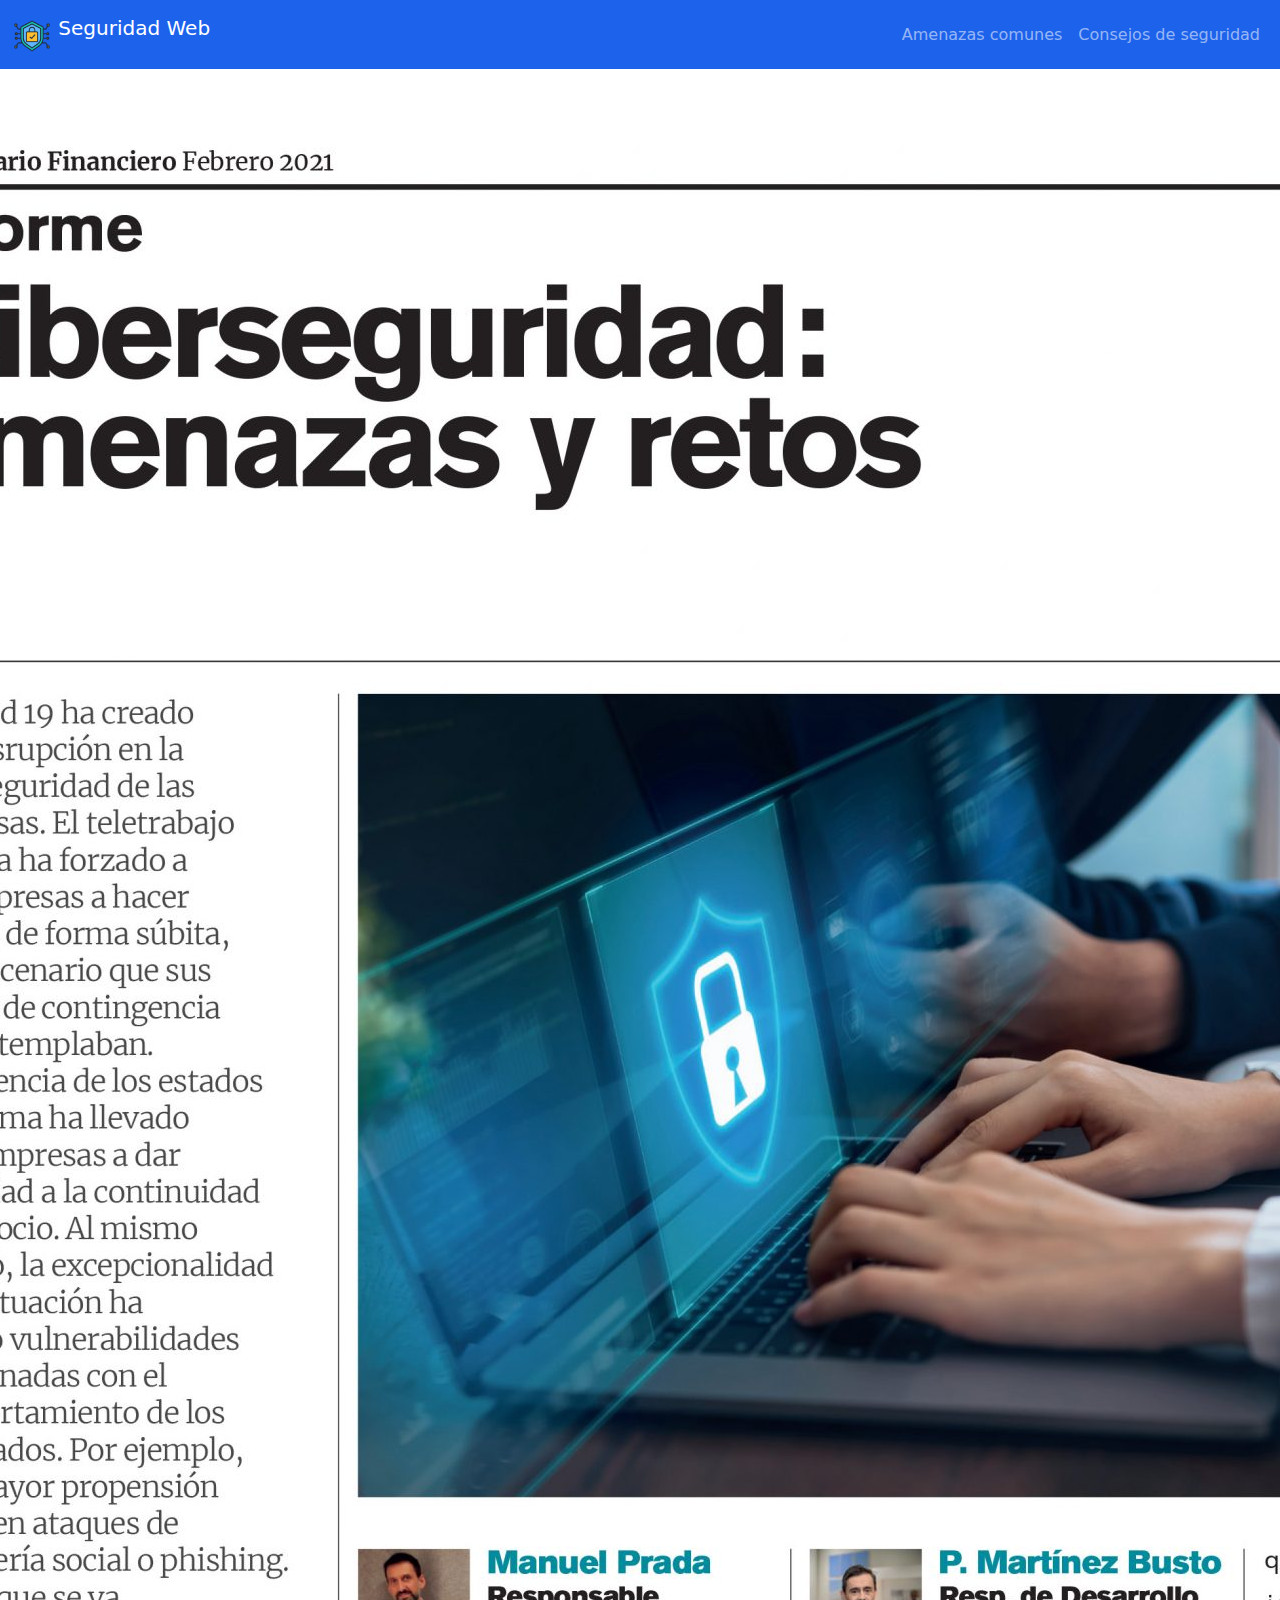
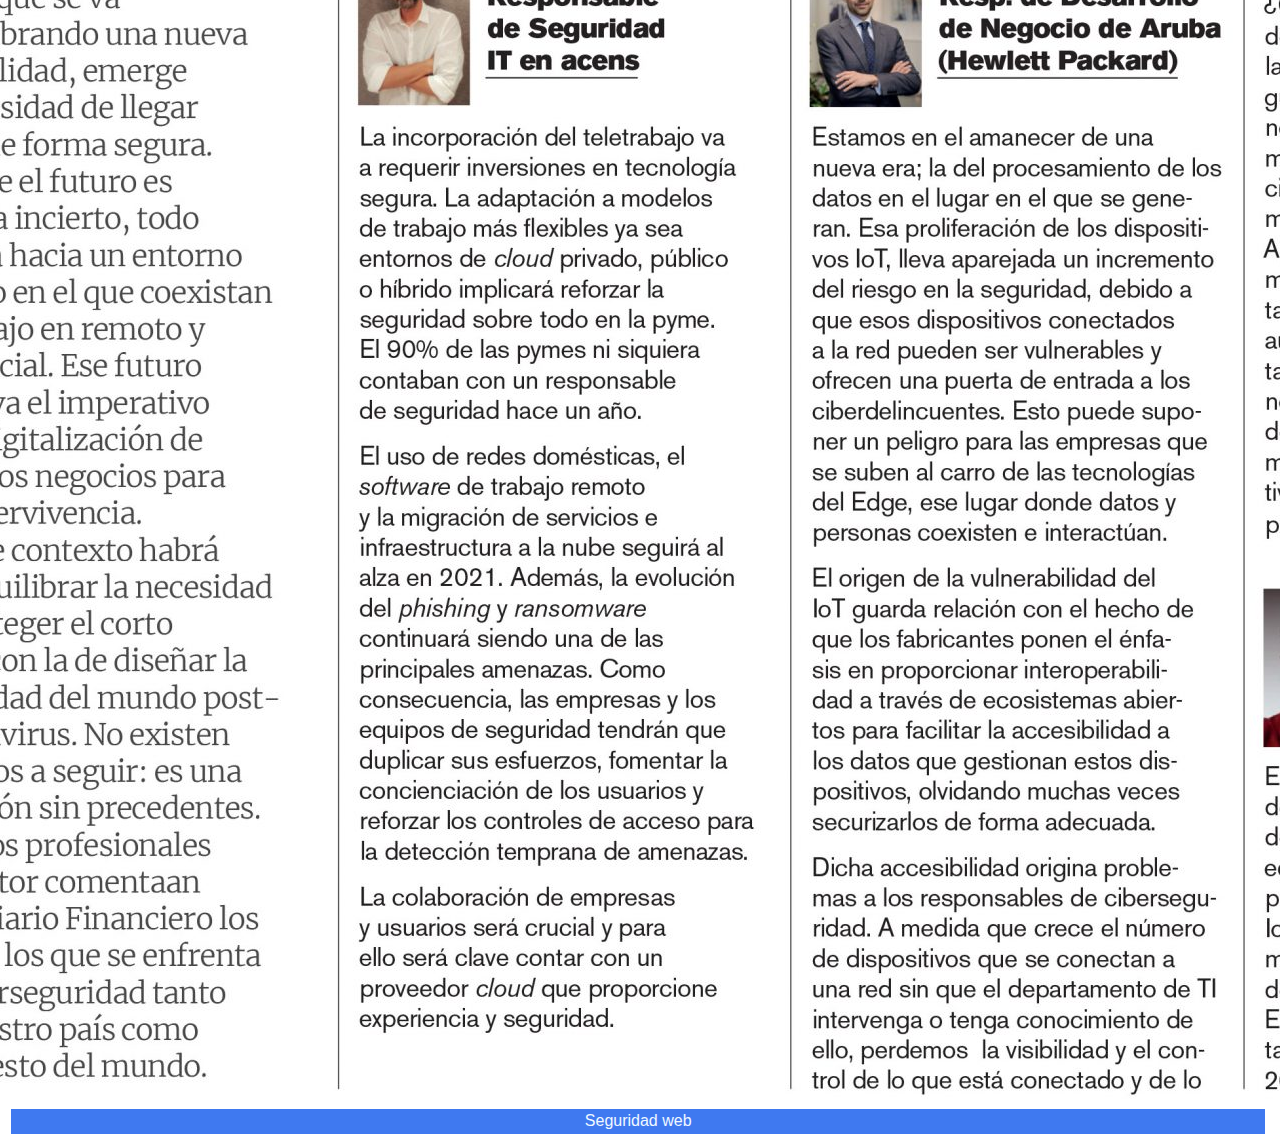
<file: index.html>
<!DOCTYPE html>
<html lang="es">
<head>
  <meta charset="UTF-8" />
  <meta name="viewport" content="width=device-width, initial-scale=1" />
  <title>Ciberseguridad Mejorada</title>
  <link rel="stylesheet" href="styles.css" />
  <link rel="stylesheet" href="https://cdn.jsdelivr.net/npm/bootstrap@5.3.3/dist/css/bootstrap.min.css">
  <meta name="description" content="Aprende sobre ciberseguridad y cómo protegerte en línea." />
  <meta name="keywords" content="ciberseguridad, seguridad web, protección en línea, consejos de seguridad, amenazas comunes" />
</head>
<body>
  <header>
    <nav class="navbar navbar-expand-lg navbar-dark" style="background-color: #1c62eb;">
      <div class="container-fluid">
        <a class="navbar-brand" href="./index.html">
          <img src="./imagenes/logo.png" alt="Logo" width="40" height="40" class="d-inline-block align-text-top">
          Seguridad Web
        </a>
        <button class="navbar-toggler" type="button" data-bs-toggle="collapse" data-bs-target="#menuNav"
          aria-controls="menuNav" aria-expanded="false" aria-label="Menú">
          <span class="navbar-toggler-icon"></span>
        </button>
        <div class="collapse navbar-collapse" id="menuNav">
          <ul class="navbar-nav ms-auto mb-2 mb-lg-0">
            <li class="nav-item">
              <a class="nav-link" href="./paginas/Amenazas comunes.html">Amenazas comunes</a>
            </li>
            <li class="nav-item">
              <a class="nav-link" href="./paginas/Consejos de seguridad.html">Consejos de seguridad</a>
            </li>
          </ul>
        </div>
      </div>
    </nav>
  </header>

  <main class="main1">
    <section class="section1">
      <h1 class="titulo1">Protege tu Mundo Digital: Ciberseguridad para Todos</h1>
      <p class="parrafo1">
        En la era de la información, la ciberseguridad es más que una simple herramienta tecnológica; 
        es un escudo esencial para tu vida digital. Nuestro sitio web te introduce a este campo crucial, 
        ofreciéndote las bases para entender y defenderte de las amenazas en línea. 
        Aquí descubrirás cómo salvaguardar tu privacidad, 
        proteger tus datos personales y navegar por internet con confianza.
      </p>
    </section>

    <div class="imagenmain">
      <img src="./imagenes/portada.jpg" alt="Diario informando sobre la seguridad web" />
    </div>
  </main>

  <footer class="footerf">
    <a href="./index.html" class="letrafooter1">Seguridad web</a>
  </footer>
  <script src="https://cdn.jsdelivr.net/npm/bootstrap@5.3.3/dist/js/bootstrap.bundle.min.js"></script>
  <script src="script.js"></script>
</body>
</html>
</file>
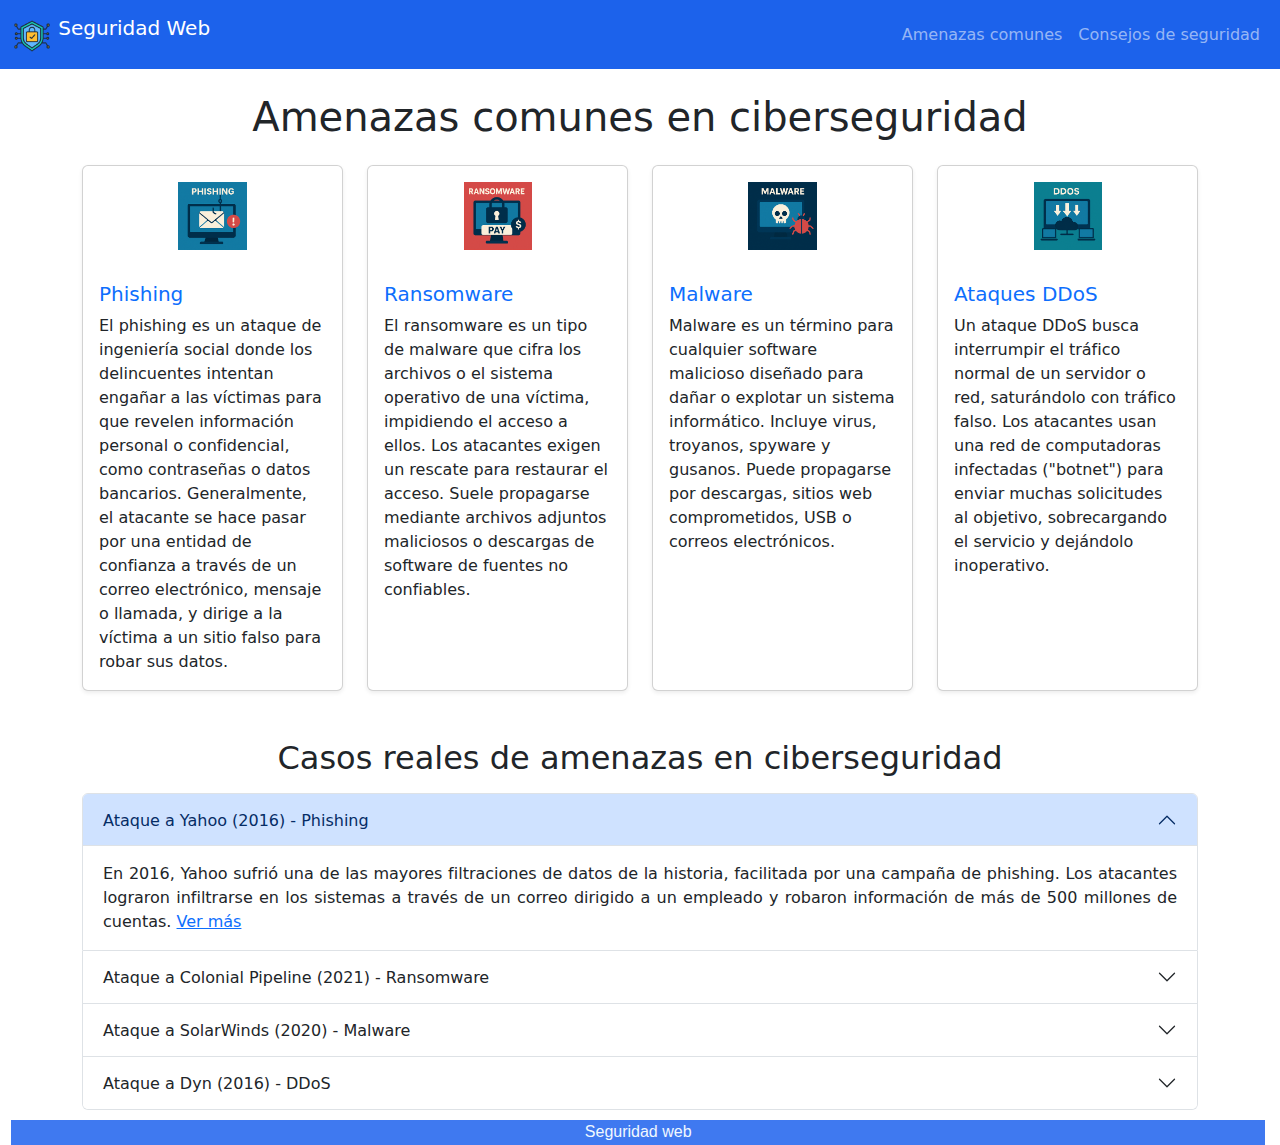
<file: paginas/Amenazas comunes.html>
<!DOCTYPE html>
<html lang="es">
  <head>
    <meta charset="UTF-8">
    <meta name="viewport" content="width=device-width, initial-scale=1.0">
    <title>Amenazas comunes</title>
    <link rel="stylesheet" href="../styles.css">
    <link rel="stylesheet" href="https://cdn.jsdelivr.net/npm/bootstrap@5.3.3/dist/css/bootstrap.min.css">
    <meta name="description" content="Principales amenazas de ciberseguridad y ejemplos reales.">
    <meta name="keywords" content="ciberseguridad, amenazas, phishing, ransomware, malware, ddos">
  </head>
  <body>
    <header>
      <nav class="navbar navbar-expand-lg navbar-dark" style="background-color: #1c62eb;">
        <div class="container-fluid">
          <a class="navbar-brand" href="../index.html">
            <img src="../imagenes/logo.png" alt="Logo" width="40" height="40" class="d-inline-block align-text-top">
            Seguridad Web
          </a>
          <button class="navbar-toggler" type="button" data-bs-toggle="collapse" data-bs-target="#menuNav"
            aria-controls="menuNav" aria-expanded="false" aria-label="Menú">
            <span class="navbar-toggler-icon"></span>
          </button>
          <div class="collapse navbar-collapse" id="menuNav">
            <ul class="navbar-nav ms-auto mb-2 mb-lg-0">
              <li class="nav-item">
                <a class="nav-link" href="#">Amenazas comunes</a>
              </li>
              <li class="nav-item">
                <a class="nav-link" href="./Consejos de seguridad.html">Consejos de seguridad</a>
              </li>
            </ul>
          </div>
        </div>
      </nav>
    </header>

    <main class="main-amenazas">
      <section class="contenedor-tarjetas-amenazas">
        <h1 class="titulo1 text-center my-4">Amenazas comunes en ciberseguridad</h1>
        <div class="container my-4">
          <div class="row justify-content-center">
            <div class="col-12 col-sm-6 col-lg-3 mb-4">
              <div class="card h-100 shadow-sm">
                <img src="../imagenes/Pishing.png" class="card-img-top p-3" alt="Imagen de phishing" style="height:100px;object-fit:contain;">
                <div class="card-body">
                  <h5 class="card-title text-primary">Phishing</h5>
                  <p class="card-text">El phishing es un ataque de ingeniería social donde los delincuentes intentan engañar a las víctimas para que revelen información personal o confidencial, como contraseñas o datos bancarios. Generalmente, el atacante se hace pasar por una entidad de confianza a través de un correo electrónico, mensaje o llamada, y dirige a la víctima a un sitio falso para robar sus datos.</p>
                </div>
              </div>
            </div>
            <div class="col-12 col-sm-6 col-lg-3 mb-4">
              <div class="card h-100 shadow-sm">
                <img src="../imagenes/Ransomware.png" class="card-img-top p-3" alt="Imagen de ransomware" style="height:100px;object-fit:contain;">
                <div class="card-body">
                  <h5 class="card-title text-primary">Ransomware</h5>
                  <p class="card-text">El ransomware es un tipo de malware que cifra los archivos o el sistema operativo de una víctima, impidiendo el acceso a ellos. Los atacantes exigen un rescate para restaurar el acceso. Suele propagarse mediante archivos adjuntos maliciosos o descargas de software de fuentes no confiables.</p>
                </div>
              </div>
            </div>
            <div class="col-12 col-sm-6 col-lg-3 mb-4">
              <div class="card h-100 shadow-sm">
                <img src="../imagenes/Malware.png" class="card-img-top p-3" alt="Imagen de malware" style="height:100px;object-fit:contain;">
                <div class="card-body">
                  <h5 class="card-title text-primary">Malware</h5>
                  <p class="card-text">Malware es un término para cualquier software malicioso diseñado para dañar o explotar un sistema informático. Incluye virus, troyanos, spyware y gusanos. Puede propagarse por descargas, sitios web comprometidos, USB o correos electrónicos.</p>
                </div>
              </div>
            </div>
            <div class="col-12 col-sm-6 col-lg-3 mb-4">
              <div class="card h-100 shadow-sm">
                <img src="../imagenes/DDOS.png" class="card-img-top p-3" alt="Imagen de ataque DDoS" style="height:100px;object-fit:contain;">
                <div class="card-body">
                  <h5 class="card-title text-primary">Ataques DDoS</h5>
                  <p class="card-text">Un ataque DDoS busca interrumpir el tráfico normal de un servidor o red, saturándolo con tráfico falso. Los atacantes usan una red de computadoras infectadas ("botnet") para enviar muchas solicitudes al objetivo, sobrecargando el servicio y dejándolo inoperativo.</p>
                </div>
              </div>
            </div>
          </div>
        </div>
      </section>

      <section class="casos-reales-amenazas container">
        <h2 class="titulo2 text-center mb-3">Casos reales de amenazas en ciberseguridad</h2>
        <div class="accordion" id="accordionCasosAmenazas">
          <div class="accordion-item">
            <h2 class="accordion-header" id="headingYahoo">
              <button class="accordion-button" type="button" data-bs-toggle="collapse" data-bs-target="#collapseYahoo" aria-expanded="true" aria-controls="collapseYahoo">
                Ataque a Yahoo (2016) - Phishing
              </button>
            </h2>
            <div id="collapseYahoo" class="accordion-collapse collapse show" aria-labelledby="headingYahoo" data-bs-parent="#accordionCasosAmenazas">
              <div class="accordion-body">
                En 2016, Yahoo sufrió una de las mayores filtraciones de datos de la historia, facilitada por una campaña de phishing. Los atacantes lograron infiltrarse en los sistemas a través de un correo dirigido a un empleado y robaron información de más de 500 millones de cuentas.
                <a href="https://acortar.link/pRVF8F" target="_blank">Ver más</a>
              </div>
            </div>
          </div>
          <div class="accordion-item">
            <h2 class="accordion-header" id="headingColonial">
              <button class="accordion-button collapsed" type="button" data-bs-toggle="collapse" data-bs-target="#collapseColonial" aria-expanded="false" aria-controls="collapseColonial">
                Ataque a Colonial Pipeline (2021) - Ransomware
              </button>
            </h2>
            <div id="collapseColonial" class="accordion-collapse collapse" aria-labelledby="headingColonial" data-bs-parent="#accordionCasosAmenazas">
              <div class="accordion-body">
                WannaCry fue un ataque de ransomware que afectó a más de 200,000 computadoras en 150 países. El malware se propagó explotando una vulnerabilidad en Windows y exigía un rescate en bitcoins.
                <a href="https://acortar.link/YtDB3A" target="_blank">Ver más</a>
              </div>
            </div>
          </div>
          <div class="accordion-item">
            <h2 class="accordion-header" id="headingSolarWinds">
              <button class="accordion-button collapsed" type="button" data-bs-toggle="collapse" data-bs-target="#collapseSolarWinds" aria-expanded="false" aria-controls="collapseSolarWinds">
                Ataque a SolarWinds (2020) - Malware
              </button>
            </h2>
            <div id="collapseSolarWinds" class="accordion-collapse collapse" aria-labelledby="headingSolarWinds" data-bs-parent="#accordionCasosAmenazas">
              <div class="accordion-body">
                Stuxnet es un ejemplo de malware usado como ciberarma, diseñado para atacar sistemas industriales. Se infiltró en la infraestructura nuclear de Irán y causó daños físicos significativos.
                <a href="https://acortar.link/2tfJ3E" target="_blank">Ver más</a>
              </div>
            </div>
          </div>
          <div class="accordion-item">
            <h2 class="accordion-header" id="headingDyn">
              <button class="accordion-button collapsed" type="button" data-bs-toggle="collapse" data-bs-target="#collapseDyn" aria-expanded="false" aria-controls="collapseDyn">
                Ataque a Dyn (2016) - DDoS
              </button>
            </h2>
            <div id="collapseDyn" class="accordion-collapse collapse" aria-labelledby="headingDyn" data-bs-parent="#accordionCasosAmenazas">
              <div class="accordion-body">
                En 2016, los servicios de Dyn fueron objeto de un ataque DDoS masivo que interrumpió el acceso a sitios como Twitter y Netflix. Los atacantes usaron una botnet de dispositivos IoT infectados.
                <a href="https://acortar.link/k7B4XS" target="_blank">Ver más</a>
              </div>
            </div>
          </div>
        </div>
      </section>
    </main>

    <footer class="footerf">
      <a href="../index.html" class="letrafooter1">Seguridad web</a>
    </footer>
    <script src="../script.js"></script>
    <script src="https://cdn.jsdelivr.net/npm/bootstrap@5.3.3/dist/js/bootstrap.bundle.min.js"></script>
  </body>
</html>
</file>
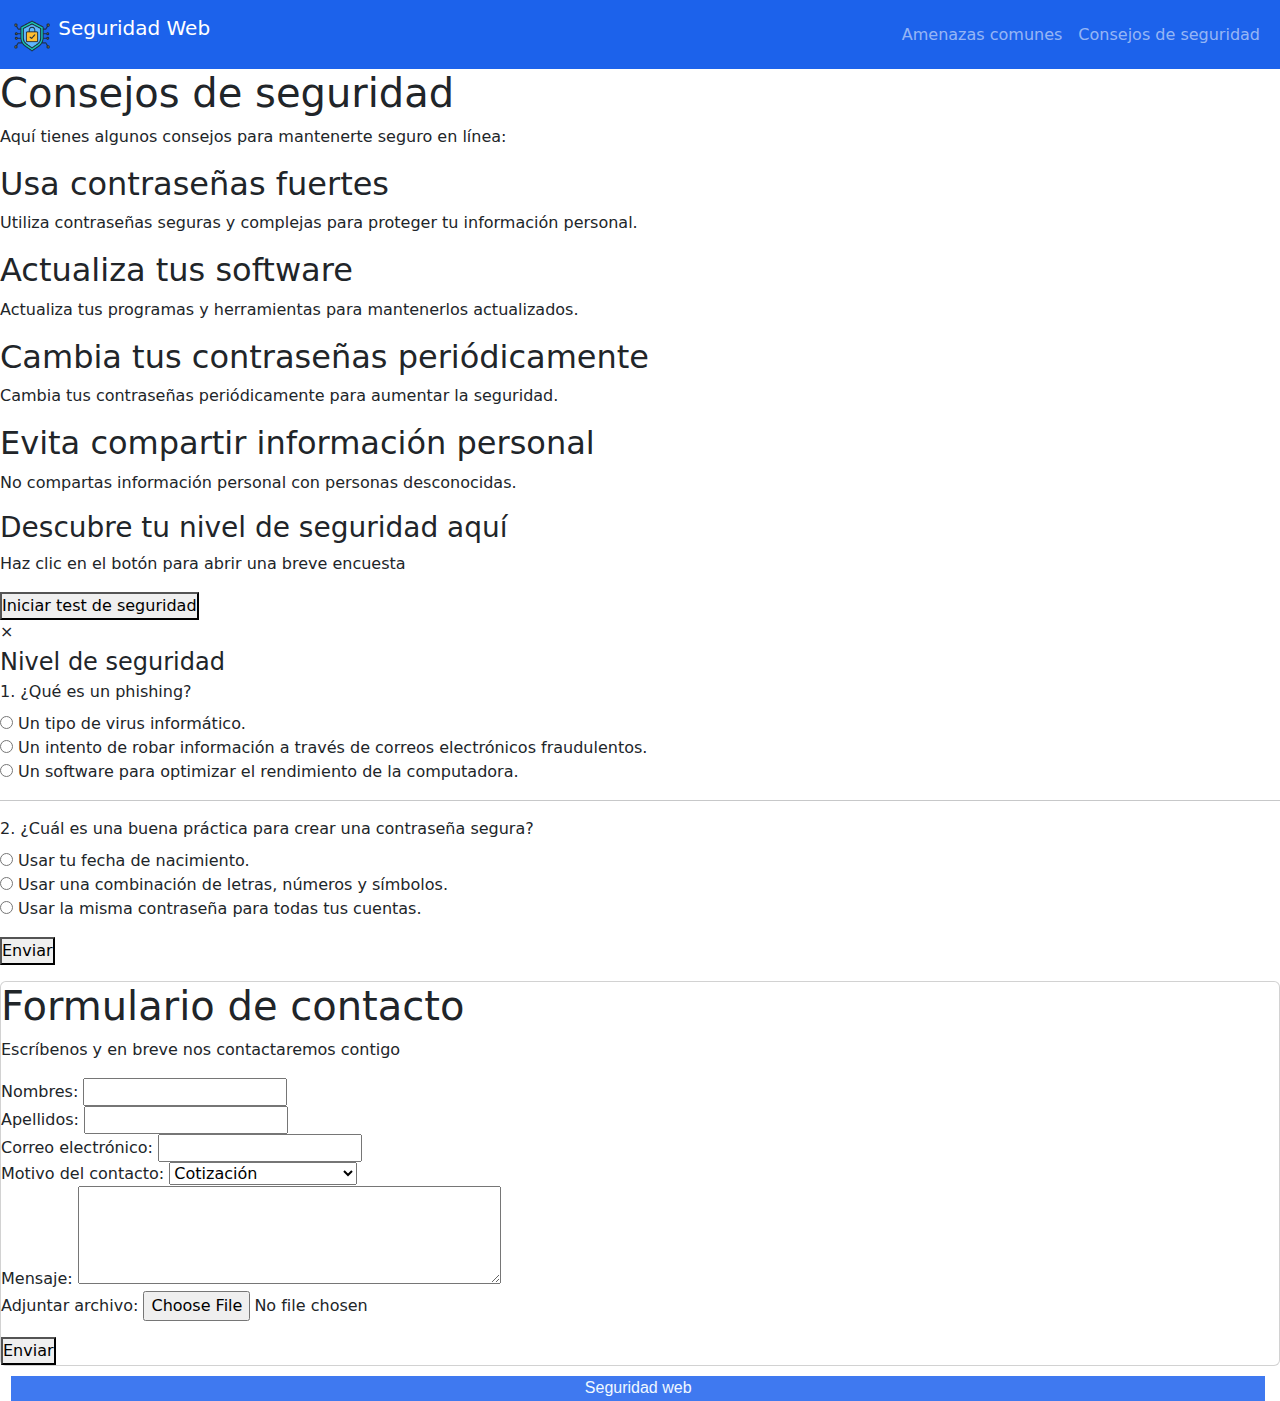
<file: paginas/Consejos de seguridad.html>
<!DOCTYPE html>
<html lang="es">
<head>
  <meta charset="UTF-8" />
  <meta name="viewport" content="width=device-width, initial-scale=1" />
  <title>Consejos de seguridad</title>
  <link rel="stylesheet" href="../styles.css" />
  <link rel="stylesheet" href="https://cdn.jsdelivr.net/npm/bootstrap@5.3.3/dist/css/bootstrap.min.css">
  <meta name="description" content="Consejos y mejores prácticas para protegerte en línea." />
  <meta name="keywords" content="ciberseguridad, consejos, seguridad, internet, protección" />
</head>
<body>
  <header>
    <nav class="navbar navbar-expand-lg navbar-dark" style="background-color: #1c62eb;">
      <div class="container-fluid">
        <a class="navbar-brand" href="../index.html">
          <img src="../imagenes/logo.png" alt="Logo" width="40" height="40" class="d-inline-block align-text-top">
          Seguridad Web
        </a>
        <button class="navbar-toggler" type="button" data-bs-toggle="collapse" data-bs-target="#menuNav"
          aria-controls="menuNav" aria-expanded="false" aria-label="Menú">
          <span class="navbar-toggler-icon"></span>
        </button>
        <div class="collapse navbar-collapse" id="menuNav">
          <ul class="navbar-nav ms-auto mb-2 mb-lg-0">
            <li class="nav-item">
              <a class="nav-link" href="./Amenazas comunes.html">Amenazas comunes</a>
            </li>
            <li class="nav-item">
              <a class="nav-link" href="#">Consejos de seguridad</a>
            </li>
          </ul>
        </div>
      </div>
    </nav>
  </header>

  <main class="main-consejosdeseguridad">
    <section class="contenedor-consejosdeseguridad">
      <h1 class="titulo1">Consejos de seguridad</h1>
      <p class="parrafo1">Aquí tienes algunos consejos para mantenerte seguro en línea:</p>
      <div class="tarjetas-consejos row">
        <div class="card-consejo">
          <h2>Usa contraseñas fuertes</h2>
          <p>Utiliza contraseñas seguras y complejas para proteger tu información personal.</p>
        </div>
        <div class="card-consejo">
          <h2>Actualiza tus software</h2>
          <p>Actualiza tus programas y herramientas para mantenerlos actualizados.</p>
        </div>
        <div class="card-consejo">
          <h2>Cambia tus contraseñas periódicamente</h2>
          <p>Cambia tus contraseñas periódicamente para aumentar la seguridad.</p>
        </div>
        <div class="card-consejo">
          <h2>Evita compartir información personal</h2>
          <p>No compartas información personal con personas desconocidas.</p>
        </div>
      </div>
    </section>

    <section class="test-seguridad">
      <h3>Descubre tu nivel de seguridad aquí</h3>
      <p>Haz clic en el botón para abrir una breve encuesta</p>
      <button type="button" class="btn-principal" id="abrirModal">Iniciar test de seguridad</button>
    </section>

    <!-- Modal personalizado -->
    <div class="modal-custom" id="myModal">
      <div class="modal-content-custom">
        <span class="close-modal" id="cerrarModal">&times;</span>
        <h4 class="modal-title">Nivel de seguridad</h4>
        <form id="securityForm">
          <div class="mb-3">
            <label for="q1" class="form-label">1. ¿Qué es un phishing?</label>
            <div>
              <input type="radio" name="q1" id="q1a" value="a">
              <label for="q1a">Un tipo de virus informático.</label>
            </div>
            <div>
              <input type="radio" name="q1" id="q1b" value="b">
              <label for="q1b">Un intento de robar información a través de correos electrónicos fraudulentos.</label>
            </div>
            <div>
              <input type="radio" name="q1" id="q1c" value="c">
              <label for="q1c">Un software para optimizar el rendimiento de la computadora.</label>
            </div>
          </div>
          <hr>
          <div class="mb-3">
            <label for="q2" class="form-label">2. ¿Cuál es una buena práctica para crear una contraseña segura?</label>
            <div>
              <input type="radio" name="q2" id="q2a" value="a">
              <label for="q2a">Usar tu fecha de nacimiento.</label>
            </div>
            <div>
              <input type="radio" name="q2" id="q2b" value="b">
              <label for="q2b">Usar una combinación de letras, números y símbolos.</label>
            </div>
            <div>
              <input type="radio" name="q2" id="q2c" value="c">
              <label for="q2c">Usar la misma contraseña para todas tus cuentas.</label>
            </div>
          </div>
          <button type="button" class="btn-principal" id="enviarTest">Enviar</button>
        </form>
        <div id="feedback" class="mt-3"></div>
      </div>
    </div>

    <section class="card Formulario-de-contacto">
      <h1>Formulario de contacto</h1>
      <p>Escríbenos y en breve nos contactaremos contigo</p>
      <form id="contactForm" autocomplete="off">
        <div>
          <label for="nombre">Nombres:</label>
          <input type="text" id="nombre" name="nombre" required />
        </div>
        <div>
          <label for="apellidos">Apellidos:</label>
          <input type="text" id="apellidos" name="apellidos" required />
        </div>
        <div>
          <label for="correoelectronico">Correo electrónico:</label>
          <input type="email" id="correoelectronico" name="correoelectronico" required />
        </div>
        <div>
          <label for="motivoContacto">Motivo del contacto:</label>
          <select id="motivoContacto" name="motivoContacto">
            <option value="Cotización">Cotización</option>
            <option value="Trabaja con nosotros">Trabaja con nosotros</option>
            <option value="Otros">Otros</option>
          </select>
        </div>
        <div>
          <label for="mensaje">Mensaje:</label>
          <textarea id="mensaje" name="mensaje" rows="4" cols="50" required></textarea>
        </div>
        <div>
          <label for="adjuntarArchivo">Adjuntar archivo:</label>
          <input type="file" id="adjuntarArchivo" name="adjuntarArchivo" />
        </div>
        <div>
          <button class="btn-principal mt-3" type="submit">Enviar</button>
        </div>
      </form>
      <div id="contactFeedback"></div>
    </section>
  </main>

  <footer class="footerf">
    <a href="../index.html" class="letrafooter1">Seguridad web</a>
  </footer>

  <script src="../script.js"></script>
  <script>
    // Modal test seguridad
    const modal = document.getElementById('myModal');
    const abrirModal = document.getElementById('abrirModal');
    const cerrarModal = document.getElementById('cerrarModal');
    abrirModal.onclick = () => modal.style.display = 'block';
    cerrarModal.onclick = () => modal.style.display = 'none';
    window.onclick = (event) => { if (event.target == modal) modal.style.display = 'none'; };

    // Test de seguridad feedback
    document.getElementById('enviarTest').onclick = function() {
      const q1 = document.querySelector('input[name="q1"]:checked');
      const q2 = document.querySelector('input[name="q2"]:checked');
      let feedback = '';
      if (!q1 || !q2) {
        feedback = '<span style="color:#e74c3c;">Por favor responde todas las preguntas.</span>';
      } else if (q1.value === 'b' && q2.value === 'b') {
        feedback = '<span style="color:#27ae60;">¡Excelente! Tienes buenos conocimientos de seguridad.</span>';
      } else {
        feedback = '<span style="color:#e67e22;">Revisa los conceptos de seguridad para mejorar tu protección.</span>';
      }
      document.getElementById('feedback').innerHTML = feedback;
    };

    // Validación simple de formulario de contacto
    document.getElementById('contactForm').onsubmit = function(e) {
      e.preventDefault();
      document.getElementById('contactFeedback').innerHTML = '<span style="color:#27ae60;">¡Mensaje enviado correctamente!</span>';
      this.reset();
    };
  </script>
  <script src="https://cdn.jsdelivr.net/npm/bootstrap@5.3.3/dist/js/bootstrap.bundle.min.js"></script>
</body>
</html>
</file>
<file: styles.css>
/*Quitar bordes generados en la pagina*/
* {
  margin: 0px;
  padding: 0px;
  box-sizing: border-box;
}

/*Estilos header*/
header .barra1 {
  margin-left: 5px;
  margin-right: 5px;
  margin-top: 6px;
  padding: 0px;
}

header .barra1 .barra2 {
  background-color: #1c62eb;
}

header .barra1 .barra2 a {
  font-size: larger;
  color: aliceblue;
  margin-right: 20px;
  font-family: 'Gill Sans', 'Gill Sans MT', Calibri, 'Trebuchet MS', sans-serif;
}

header .barra1 .barra2 a .logo {
  background-repeat: no-repeat;
  background-position: center;
  height: 1.1cm;
  width: 40%;
  margin-top: 0px;
  margin-left: 80px;
}

.barra3 {
  justify-content: flex-end;
}

/*Contenedor de main*/
.main1{
  display: flex;
  justify-content: center;
  margin-top: 70px;
}

/*Imagen index*/
.img-fluid {
  width: 500px;
  height: 622px;
  margin-left: 5%;
}

/*Seccion main*/
.section1 {
  width: 600px;
  height: 622px;
  align-content: center;
}

.parrafo1 {
  text-align: justify;
}

.section-tarjetas {
  display: grid;
  grid-template-areas: "card-phishing card-ransomware card-malware card-ataques_DDoS";
  grid-template-columns: repeat(4, 340px);
  grid-template-rows: 200px 300px;
  align-items: center;
  justify-items: center;
  justify-content: center;
  margin-top: 350px;
}

/*Sección tarjetas de amenazas*/
.section-tarjetas .card {
  width: 95%;
  height: 750px;
  margin: 10px;
  background-color: #f8f9fa;
  border-radius: 10px;
  box-shadow: 0 4px 8px rgba(0,0,0,0.1);
}

.section-tarjetas .card .card-body .card-text {
  font-size: 16px;
  color: #000000;
  line-height: 1.5;
  text-align: justify;
}

.accordion1 {
  width: 90%;
  margin: 0 auto;
  margin-top: 20px;
}

.accordion-header {
  display: flex;
  justify-content: center;
  text-align: center;
}

.accordion-item {
text-align: justify;
}


.accordion1 h1 {
  font-size: x-large;
}

.accordion1 h2 {
  font-size: large;
}

/*footer*/
footer {
  background-color: #3f79f0;
  height: 25px;
  width: 98%;
  display: flex;
  position: absolute;
  justify-content: center;
  margin-left: 11px;
  margin-top: 10px;
}

.footer1 {
  padding-top: 1px;
}

.letrafooter1 {
  text-decoration: none;
  color: aliceblue;
  font-family: 'Gill Sans', 'Gill Sans MT', Calibri, 'Trebuchet MS', sans-serif;
}
</file>
